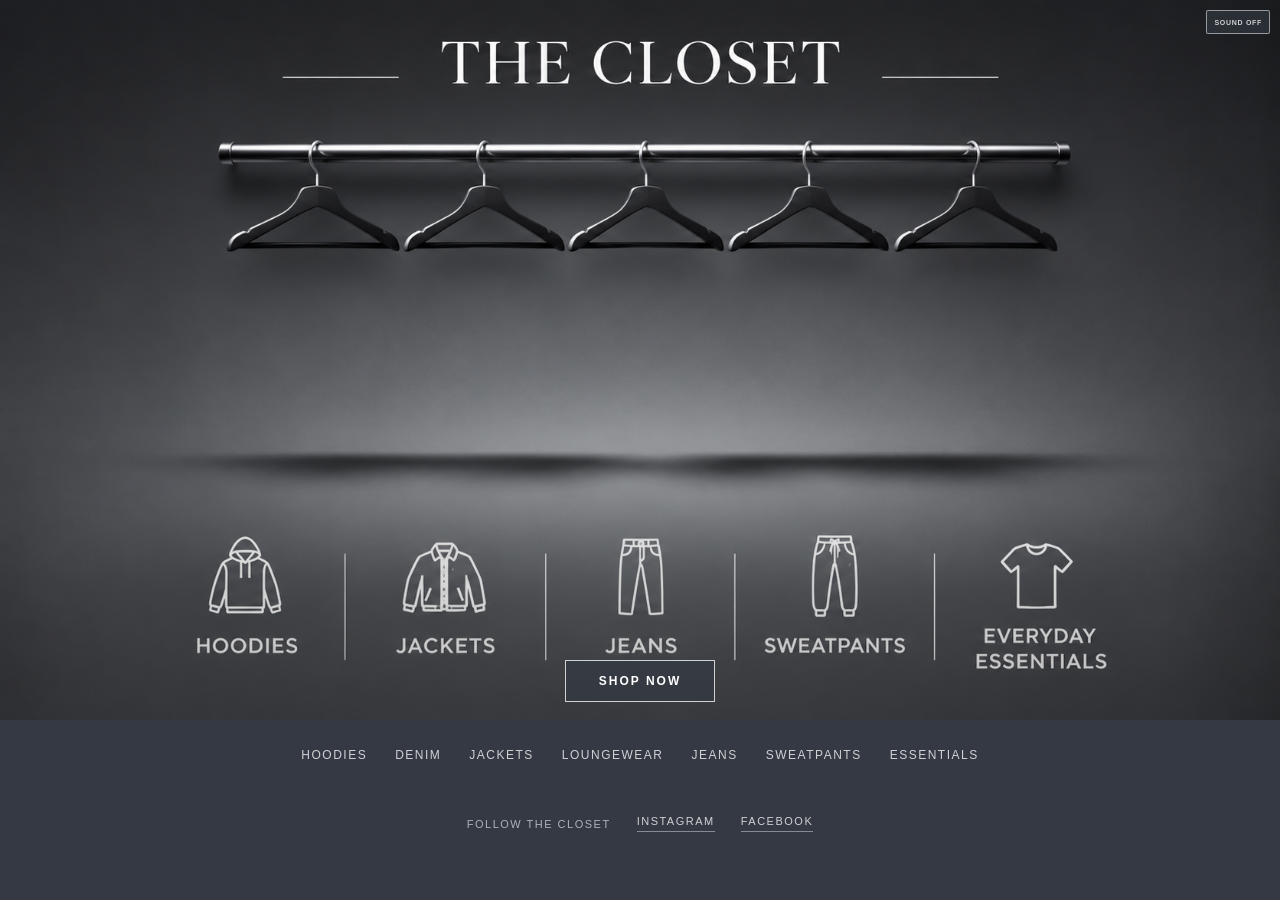
<file: index.html>
<!DOCTYPE html>
<html lang="en">
<head>
  <meta charset="UTF-8">
  <meta name="viewport" content="width=device-width, initial-scale=1.0">
  <title>THE CLOSET | Everyday Essentials</title>
  <link rel="stylesheet" href="style.css?v=20261114-loungewear">
  <meta name="theme-color" content="#343943">
</head>
<body>
  <main class="home-page">
    <section class="intro-video" aria-label="THE CLOSET introduction">
      <video id="closetIntro" class="intro-video__media" autoplay muted loop playsinline preload="metadata" poster="homepage.webp">
        <source src="closet-intro.mp4.mp4" type="video/mp4">
      </video>
      <div class="intro-video__overlay">
        <button class="intro-video__sound" id="soundToggle" type="button" aria-label="Turn sound on">SOUND OFF</button>
        <div class="intro-video__actions"><a class="intro-video__cta" href="products.html">SHOP NOW</a></div>
      </div>
    </section>
    <nav class="home-categories" aria-label="Shop categories">
      <a href="products.html?category=hoodies">HOODIES</a>
      <a href="products.html?category=denim">DENIM</a>
      <a href="products.html?category=jackets">JACKETS</a>
      <a href="products.html?category=loungewear">LOUNGEWEAR</a>
      <a href="products.html?category=jeans">JEANS</a>
      <a href="products.html?category=sweatpants">SWEATPANTS</a>
      <a href="products.html?category=essentials">ESSENTIALS</a>
    </nav>
    <footer class="social-footer" aria-label="THE CLOSET social media">
      <span>FOLLOW THE CLOSET</span>
      <a href="https://www.instagram.com/the.closet26?mdxt=Z3pycTI2MDBkczZ6" target="_blank" rel="noopener noreferrer">INSTAGRAM</a>
      <a href="https://www.facebook.com/share/1FUXwLJxxz/?mibextid=wwXIfr" target="_blank" rel="noopener noreferrer">FACEBOOK</a>
    </footer>
  </main>
<script>
  const introVideo = document.getElementById("closetIntro");
  const soundToggle = document.getElementById("soundToggle");
  soundToggle.addEventListener("click", async () => {
    introVideo.muted = !introVideo.muted;
    soundToggle.textContent = introVideo.muted ? "SOUND OFF" : "SOUND ON";
    soundToggle.setAttribute("aria-label", introVideo.muted ? "Turn sound on" : "Turn sound off");
    if (!introVideo.paused) return;
    try { await introVideo.play(); } catch (e) {}
  });
</script>
</body>
</html>
</file>
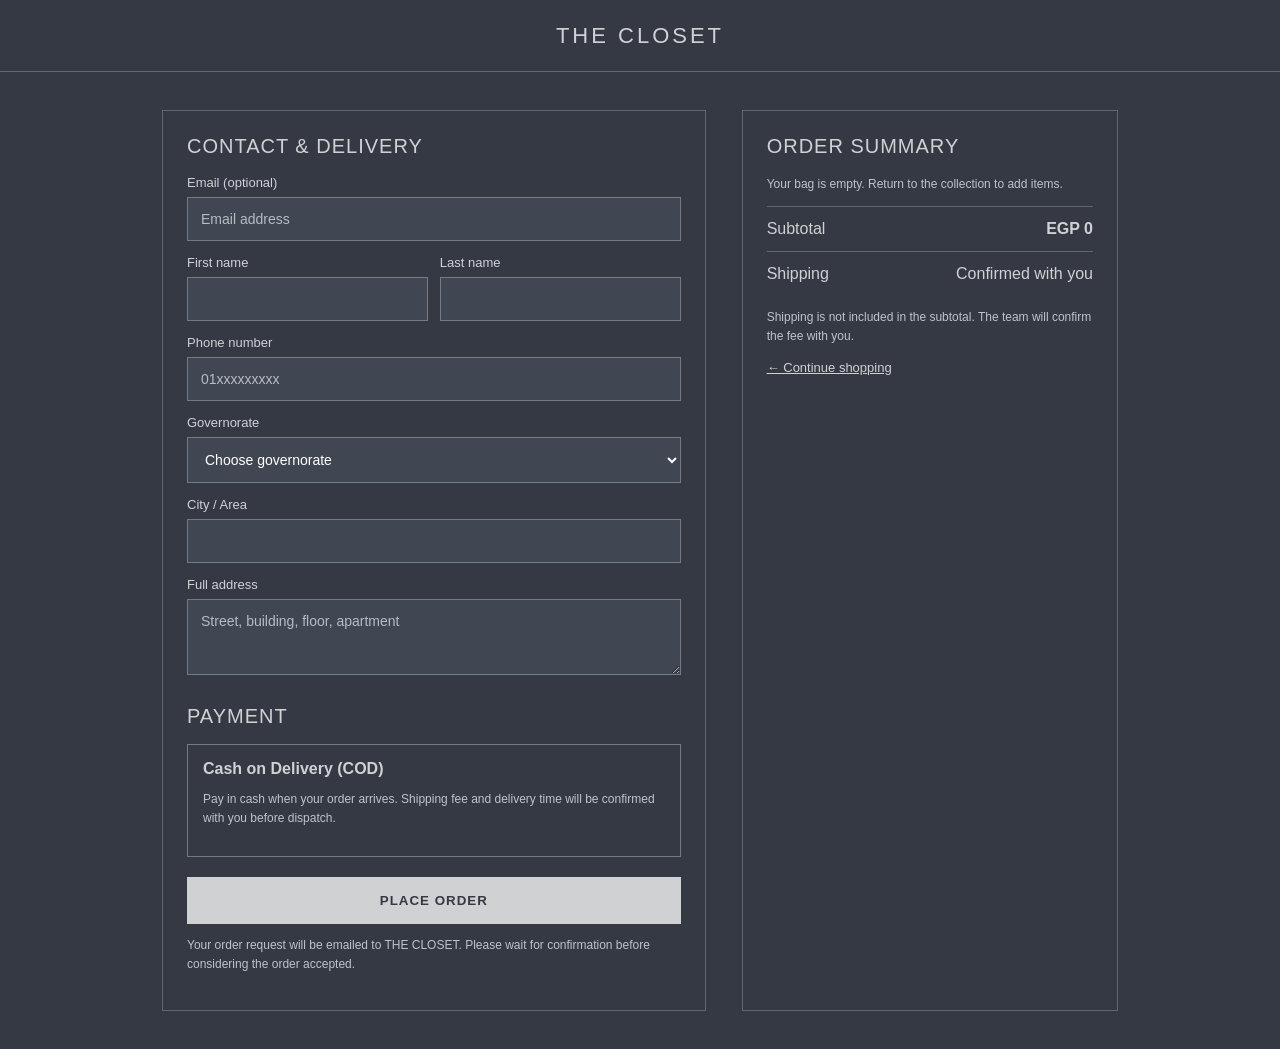
<file: checkout.html>
<!DOCTYPE html>
<html lang="en"><head><meta charset="UTF-8"><meta name="viewport" content="width=device-width,initial-scale=1"><title>THE CLOSET | Checkout</title>
<style>
*{box-sizing:border-box}body{margin:0;background:#343943;color:#d0d1d3;font-family:Arial,sans-serif}.top{height:72px;display:flex;align-items:center;justify-content:center;border-bottom:1px solid #606773}.top a{color:#d0d1d3;text-decoration:none;letter-spacing:3px;font-size:22px}.wrap{max-width:1000px;margin:38px auto;padding:0 22px;display:grid;grid-template-columns:1.3fr .9fr;gap:36px}.panel{border:1px solid #606773;padding:24px}h2{font-size:20px;font-weight:400;letter-spacing:1px;margin-top:0}label{display:block;font-size:13px;margin:14px 0 7px}input,select,textarea{width:100%;padding:13px;background:#414752;color:#fff;border:1px solid #737b87;border-radius:0;font:14px Arial}input::placeholder,textarea::placeholder{color:#b7bbc2}.two{display:grid;grid-template-columns:1fr 1fr;gap:12px}.cod{border:1px solid #737b87;padding:15px;margin-top:12px}.items{line-height:1.8;font-size:14px}.line{display:flex;justify-content:space-between;gap:12px;border-top:1px solid #606773;padding:13px 0}.submit{width:100%;padding:16px;margin-top:20px;background:#d0d1d3;color:#343943;border:0;font-weight:bold;letter-spacing:1px;cursor:pointer}.note{font-size:12px;line-height:1.6;color:#bfc3ca}.error{color:#ffb5b5}.back{color:#d0d1d3;font-size:13px}@media(max-width:700px){.wrap{display:flex;flex-direction:column;margin:18px auto;gap:16px}.two{grid-template-columns:1fr}.summary{order:-1}}
</style></head><body>
<header class="top"><a href="index.html">THE CLOSET</a></header>
<main class="wrap">
<form class="panel" id="order-form" action="https://formsubmit.co/thecloset.info2026@gmail.com" method="POST">
<h2>CONTACT & DELIVERY</h2>
<input type="hidden" name="_subject" value="New THE CLOSET order"><input type="hidden" name="_template" value="table"><input type="hidden" name="_captcha" value="false">
<input type="hidden" name="Order items" id="order-items"><input type="hidden" name="Order subtotal (EGP)" id="order-subtotal">
<label for="email">Email (optional)</label><input id="email" type="email" name="Customer email" placeholder="Email address">
<div class="two"><div><label for="first">First name</label><input id="first" name="First name" required autocomplete="given-name"></div><div><label for="last">Last name</label><input id="last" name="Last name" required autocomplete="family-name"></div></div>
<label for="phone">Phone number</label><input id="phone" name="Phone" type="tel" required autocomplete="tel" placeholder="01xxxxxxxxx">
<label for="governorate">Governorate</label><select id="governorate" name="Governorate" required><option value="">Choose governorate</option><option>Cairo</option><option>Giza</option><option>Alexandria</option><option>Qalyubia</option><option>Port Said</option><option>Suez</option><option>Damietta</option><option>Dakahlia</option><option>Sharqia</option><option>Gharbia</option><option>Monufia</option><option>Kafr El Sheikh</option><option>Beheira</option><option>Ismailia</option><option>North Sinai</option><option>South Sinai</option><option>Beni Suef</option><option>Fayoum</option><option>Minya</option><option>Assiut</option><option>Sohag</option><option>Qena</option><option>Luxor</option><option>Aswan</option><option>Red Sea</option><option>New Valley</option><option>Matrouh</option></select>
<label for="city">City / Area</label><input id="city" name="City / Area" required>
<label for="address">Full address</label><textarea id="address" name="Full address" rows="3" required placeholder="Street, building, floor, apartment"></textarea>
<h2 style="margin-top:26px">PAYMENT</h2><div class="cod"><strong>Cash on Delivery (COD)</strong><p class="note">Pay in cash when your order arrives. Shipping fee and delivery time will be confirmed with you before dispatch.</p></div>
<button class="submit" type="submit">PLACE ORDER</button>
<p class="note">Your order request will be emailed to THE CLOSET. Please wait for confirmation before considering the order accepted.</p>
</form>
<aside class="panel summary"><h2>ORDER SUMMARY</h2><div id="summary-items" class="items"></div><div class="line"><span>Subtotal</span><strong id="subtotal">EGP 0</strong></div><div class="line"><span>Shipping</span><span>Confirmed with you</span></div><p class="note">Shipping is not included in the subtotal. The team will confirm the fee with you.</p><a class="back" href="products.html">← Continue shopping</a></aside>
</main>
<script>
const bag=JSON.parse(localStorage.getItem("closetBag")||"[]");
const total=bag.reduce((s,x)=>s+Number(x.price)*Number(x.qty),0);
document.getElementById("summary-items").innerHTML=bag.length?bag.map(x=>'<div>'+x.name+' · '+x.size+' × '+x.qty+' — EGP '+(x.price*x.qty)+'</div>').join(""):'<p class="note">Your bag is empty. Return to the collection to add items.</p>';
document.getElementById("subtotal").textContent="EGP "+total;
document.getElementById("order-items").value=bag.map(x=>x.name+" / Size "+x.size+" / Qty "+x.qty+" / EGP "+(x.price*x.qty)).join("\n");
document.getElementById("order-subtotal").value=String(total);
document.getElementById("order-form").addEventListener("submit",e=>{if(!bag.length){e.preventDefault();alert("Your bag is empty. Please add a product first.");return;}});
</script></body></html>
</file>
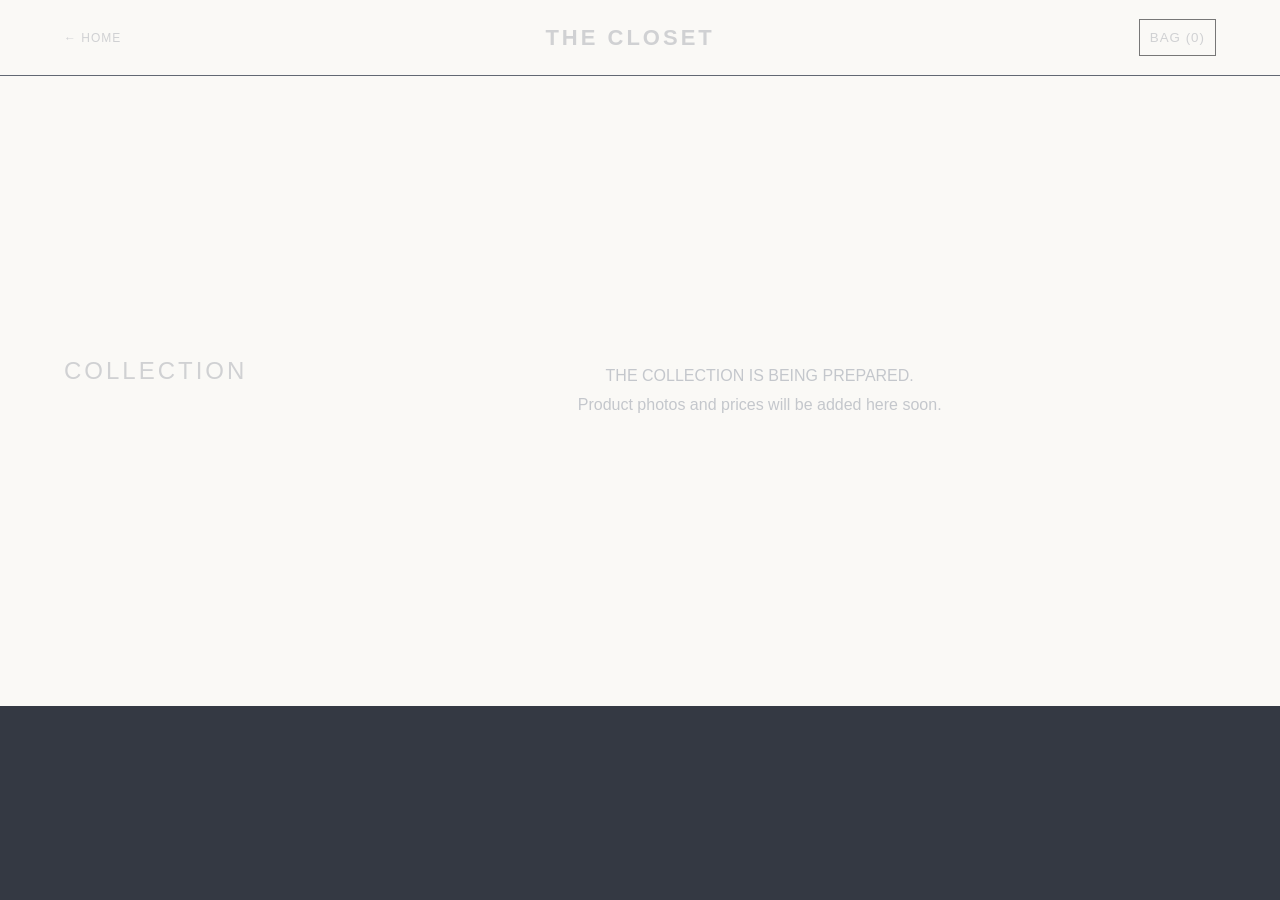
<file: products.html>
<!DOCTYPE html>
<html lang="en">
<head>
<meta charset="UTF-8"><meta name="viewport" content="width=device-width, initial-scale=1">
<title>THE CLOSET | Collection</title><link rel="stylesheet" href="style.css">
<style>
body{margin:0;background:#343943;color:#d0d1d3;font-family:Arial,sans-serif}
.shop-header{height:76px;padding:0 5%;display:flex;align-items:center;justify-content:space-between;border-bottom:1px solid #626873}
.shop-header h1{font-size:22px;letter-spacing:3px}
.shop-header a,.back-link{color:#d0d1d3;text-decoration:none;letter-spacing:1px;font-size:12px}
.products-page{min-height:70vh;padding:45px 5%}
.products-page h2{text-align:center;letter-spacing:3px;font-weight:400}
.product-grid{display:grid;grid-template-columns:repeat(3,minmax(0,1fr));gap:28px;margin-top:35px}
.product-card{border:1px solid #59606b;padding:14px;text-align:center}
.product-card img{width:100%;aspect-ratio:3/4;object-fit:cover;background:#414752}
.product-card h3{font-weight:400;letter-spacing:1px}
.product-card select,.product-card button{width:100%;padding:12px;margin-top:10px;background:#343943;color:#d0d1d3;border:1px solid #858b94}
.product-card button{cursor:pointer;background:#d0d1d3;color:#343943;font-weight:bold}
.empty-catalog{text-align:center;max-width:520px;margin:70px auto;line-height:1.8;color:#c4c7cc}
#bag-panel{display:none;position:fixed;z-index:10;right:0;top:0;width:min(390px,100%);height:100dvh;overflow:auto;background:#252a33;padding:22px;box-shadow:0 0 0 999px #0008}
#bag-panel.open{display:block}.bag-head{display:flex;justify-content:space-between;align-items:center}
.bag-head button{background:none;color:#d0d1d3;border:0;font-size:28px}
.bag-row{border-bottom:1px solid #555d68;padding:12px 0;line-height:1.6}
#checkout-link{display:block;text-align:center;padding:14px;background:#d0d1d3;color:#343943;text-decoration:none;margin-top:20px}
@media(max-width:700px){.product-grid{grid-template-columns:repeat(2,minmax(0,1fr));gap:12px}.products-page{padding:30px 4%}.product-card{padding:8px}}
</style>
</head>
<body>
<header class="shop-header"><a href="index.html">← HOME</a><h1>THE CLOSET</h1><button onclick="openBag()" style="background:none;color:#d0d1d3;border:1px solid #777;padding:10px">BAG (<span id="bag-count">0</span>)</button></header>
<main class="products-page"><h2 id="category-title">COLLECTION</h2><div id="product-grid" class="product-grid"></div><p id="empty-catalog" class="empty-catalog" hidden>THE COLLECTION IS BEING PREPARED.<br>Product photos and prices will be added here soon.</p></main>
<aside id="bag-panel"><div class="bag-head"><h2>YOUR BAG</h2><button onclick="closeBag()" aria-label="Close bag">×</button></div><div id="bag-items"></div><p id="bag-total"></p><a id="checkout-link" href="checkout.html">CHECKOUT</a></aside>
<script src="products-data.js"></script>
<script>
const names={hoodies:"HOODIES",denim:"DENIM",jackets:"JACKETS",jeans:"JEANS",sweatpants:"SWEATPANTS",loungewear:"LOUNGEWEAR",essentials:"EVERYDAY ESSENTIALS"};
const category=new URLSearchParams(location.search).get("category")||"";
document.getElementById("category-title").textContent=names[category]||"COLLECTION";
let bag=JSON.parse(localStorage.getItem("closetBag")||"[]");
const products=(window.CLOSET_PRODUCTS||[]).filter(p=>!category||p.category===category|| (category==="denim"&&p.category==="jeans"));
function saveBag(){localStorage.setItem("closetBag",JSON.stringify(bag));renderBag()}
function addToBag(id){const p=products.find(x=>String(x.id)===String(id));const size=document.getElementById("size-"+id).value;if(!size){alert("Please select a size.");return}const found=bag.find(x=>String(x.id)===String(id)&&x.size===size);if(found)found.qty++;else bag.push({id:p.id,name:p.name,price:Number(p.price),size,qty:1});saveBag();openBag()}
function renderBag(){document.getElementById("bag-count").textContent=bag.reduce((s,x)=>s+x.qty,0);document.getElementById("bag-items").innerHTML=bag.length?bag.map((x,i)=>'<div class="bag-row">'+x.name+' · '+x.size+' · Qty '+x.qty+'<br>EGP '+(x.price*x.qty)+' <button onclick="removeItem('+i+')" style="float:right">Remove</button></div>').join():'<p>Your bag is empty.</p>';document.getElementById("bag-total").textContent='Subtotal: EGP '+bag.reduce((s,x)=>s+x.price*x.qty,0);document.getElementById("checkout-link").style.opacity=bag.length?1:.5;document.getElementById("checkout-link").style.pointerEvents=bag.length?'auto':'none'}
function removeItem(i){bag.splice(i,1);saveBag()}
function openBag(){document.getElementById("bag-panel").classList.add("open")}
function closeBag(){document.getElementById("bag-panel").classList.remove("open")}
const grid=document.getElementById("product-grid");
if(!products.length){document.getElementById("empty-catalog").hidden=false}
else{grid.innerHTML=products.map(p=>'<article class="product-card"><img src="'+p.image+'" alt="'+p.name+'"><h3>'+p.name+'</h3><p>EGP '+p.price+'</p><select id="size-'+p.id+'"><option value="">Select size</option>'+["M","L","XL","XXL"].map(s=>'<option>'+s+'</option>').join("")+'</select><button onclick="addToBag(\''+p.id+'\')">ADD TO BAG</button></article>').join("")}
renderBag();
</script>
</body></html>
</file>
<file: style.css>
/* THE CLOSET - Main Styles */

* {
    margin: 0;
    padding: 0;
    box-sizing: border-box;
}

body {
    font-family: Arial, sans-serif;
    background-color: #FAF9F6;
    color: #171717;
}

/* Header */

header {
    display: flex;
    justify-content: space-between;
    align-items: center;
    padding: 30px 7%;
    border-bottom: 1px solid #E5E5E5;
}

header h1 {
    font-size: 25px;
    letter-spacing: -1px;
}

nav {
    display: flex;
    gap: 30px;
}

nav a {
    text-decoration: none;
    color: #171717;
    font-size: 12px;
    transition: 0.3s;
}

nav a:hover {
    color: #999999;
}

/* Main Section */

main {
    min-height: 80vh;
    display: flex;
    align-items: center;
    padding: 80px 10%;
}

section h2 {
    font-size: 75px;
    letter-spacing: -4px;
    margin-bottom: 25px;
}

section p {
    color: #777777;
    font-size: 15px;
    margin-bottom: 30px;
}

/* Shop Button */

button {
    background-color: #171717;
    color: white;
    border: none;
    padding: 16px 35px;
    cursor: pointer;
    letter-spacing: 1px;
    transition: 0.3s;
}

button:hover {
    background-color: #777777;
}

/* Mobile */

@media (max-width: 600px) {
    header {
        flex-direction: column;
        gap: 20px;
    }

    nav {
        gap: 15px;
    }

    section h2 {
        font-size: 45px;
    }
}

/* SHOP SECTION */

.shop-section {
    padding: 100px 7%;
    background-color: #FAF9F6;
}

.section-heading {
    text-align: center;
    margin-bottom: 50px;
}

.section-heading p {
    font-size: 11px;
    letter-spacing: 3px;
    color: #777777;
    margin-bottom: 15px;
}

.section-heading h2 {
    font-size: 35px;
    letter-spacing: -1px;
}

.products-grid {
    display: grid;
    grid-template-columns: repeat(3, 1fr);
    gap: 25px;
}

.product-card {
    text-align: center;
}

.product-image {
    height: 350px;
    background-color: #EAE7E1;
    display: flex;
    justify-content: center;
    align-items: center;
    margin-bottom: 20px;
}

.product-image span {
    font-size: 11px;
    letter-spacing: 2px;
    color: #777777;
}

.product-card h3 {
    font-size: 16px;
    margin-bottom: 10px;
}

.product-card p {
    font-size: 13px;
    color: #888888;
}

/* MOBILE SHOP */

@media (max-width: 600px) {
    .products-grid {
        grid-template-columns: 1fr;
    }

    .section-heading h2 {
        font-size: 27px;
    }

    .product-image {
        height: 300px;
    }
}/* PRODUCTS PAGE */

.shop-header {
    display: flex;
    justify-content: space-between;
    align-items: center;
    padding: 20px 5%;
    background-color: #FAF9F6;
    border-bottom: 1px solid #E5E5E5;
}

.shop-header h1 {
    font-size: 30px;
    letter-spacing: 2px;
}

.menu-icon,
.bag-icon {
    background: none;
    border: none;
    color: #171717;
    font-size: 25px;
    cursor: pointer;
}

.products-page {
    background-color: #FAF9F6;
    min-height: 100vh;
    padding: 40px 5%;
}

.products-page h2 {
    text-align: center;
    font-size: 24px;
    letter-spacing: 2px;
    margin-bottom: 40px;
}

.products-grid {
    display: grid;
    grid-template-columns: repeat(2, 1fr);
    gap: 55px 25px;
}

.product-card {
    text-align: center;
}

.product-image {
    width: 100%;
    height: 380px;
    background-color: #E9E8E5;
    display: flex;
    align-items: center;
    justify-content: center;
    overflow: hidden;
    margin-bottom: 20px;
}

.product-image img {
    width: 100%;
    height: 100%;
    object-fit: contain;
}

.product-card h3 {
    font-size: 16px;
    font-weight: 400;
    margin-bottom: 10px;
    letter-spacing: 1px;
}

.product-card p {
    font-size: 15px;
  color: #555; 
}
@media (max-width: 600px) {
    .products-grid {
        gap: 30px 12px;
    }

    .product-image {
        height: 220px;
    }
}/* NEW THE CLOSET HOMEPAGE */
/* THE CLOSET HOMEPAGE */

body {
    margin: 0;
    background: #343943;
    color: #f5f5f5;
}

.home-page {
    min-height: 100vh;
    display: flex;
    flex-direction: column;
    background: linear-gradient(135deg, #343943, #505661);
}

.hero {
    width: 100%;
    height: 78vh;
    display: flex;
    justify-content: center;
}

.hero-content {
    width: 100%;
    height: 100%;
    display: flex;
    justify-content: center;
    align-items: flex-start;
    padding-top: 7vh;
    box-sizing: border-box;
}

.hero-content h1 {
    color: #c9cbd0;
    font-family: Arial, sans-serif;
    font-size: clamp(42px, 7vw, 82px);
    font-weight: 800;
    letter-spacing: 3px;
    text-shadow: 0 8px 14px rgba(0, 0, 0, 0.35);
    margin: 0;
    white-space: nowrap;
}

.categories {
    min-height: 22vh;
    display: flex;
    justify-content: center;
    align-items: center;
    padding: 20px 4%;
    gap: 0;
    box-sizing: border-box;
}

.category {
    flex: 1;
    text-align: center;
    text-decoration: none;
    color: #e0e1e3;
    border-right: 1px solid #858990;
    padding: 12px 8px;
}

.category:last-child {
    border-right: none;
}

.category span {
    font-size: 11px;
    color: #aeb1b5;
}

.category h2 {
    font-size: 13px;
    letter-spacing: 2px;
    margin-top: 12px;
    font-weight: 500;
}

@media (max-width: 600px) {
    .hero {
        height: 65vh;
    }

    .categories {
        flex-wrap: wrap;
    }

    .category {
        flex: 1 1 40%;
    }

    .hero-content h1 {
        font-size: 42px;
    }
}
    .homepage-image {
    width: 100%;
    height: 100vh;
    object-fit: contain;
    object-position: center;
    display: block;
}
.homepage-wrap {
    position: relative;
    width: 100%;
    line-height: 0;
}

.homepage-image {
    width: 100%;
    height: auto;
    display: block;
}

.click-category {
    position: absolute;
    bottom: 1%;
    height: 24%;
    width: 14.6%;
    display: block;
    z-index: 5;
}

.hoodies {
    left: 18%;
}

.jackets {
    left: 32.6%;
}

.jeans {
    left: 47.2%;
}

.sweatpants {
    left: 61.8%;
}

.essentials {
    left: 76.4%;
}
/* VIDEO INTRO HOMEPAGE */
.intro-video {
  position: relative;
  width: 100%;
  min-height: 78vh;
  height: 88vh;
  overflow: hidden;
  background: #343943;
}
.intro-video__media {
  width: 100%;
  height: 100%;
  display: block;
  object-fit: cover;
  object-position: center;
}
.intro-video__overlay {
  position: absolute;
  inset: 0;
  display: flex;
  justify-content: center;
  align-items: flex-end;
  padding-bottom: clamp(36px, 8vh, 80px);
  background: linear-gradient(180deg, transparent 55%, rgba(0,0,0,.28));
  pointer-events: none;
}
.intro-video__cta {
  pointer-events: auto;
  display: inline-block;
  padding: 14px 34px;
  border: 1px solid #d0d1d3;
  color: #d0d1d3;
  background: rgba(52,57,67,.55);
  text-decoration: none;
  font: 600 12px Arial, sans-serif;
  letter-spacing: 2px;
  transition: background .2s ease, color .2s ease;
}
.intro-video__cta:hover {
  color: #343943;
  background: #d0d1d3;
}
.home-categories {
  display: flex;
  flex-wrap: wrap;
  justify-content: center;
  gap: 12px 28px;
  padding: 24px 16px;
  background: #343943;
}
.home-categories a {
  color: #d0d1d3;
  text-decoration: none;
  font: 12px Arial, sans-serif;
  letter-spacing: 1.5px;
}
@media (max-width: 600px) {
  .intro-video { height: 72vh; min-height: 480px; }
  .home-categories { gap: 16px 20px; }
}

/* Keep the full 16:9 intro video visible without cropping */
.intro-video {
  width: 100%;
  height: auto;
  min-height: 0;
  aspect-ratio: 16 / 9;
  overflow: hidden;
  background: #343943;
}
.intro-video__media {
  width: 100%;
  height: 100%;
  object-fit: contain;
  object-position: center;
  background: #343943;
}
@media (max-width: 600px) {
  .intro-video {
    height: auto;
    min-height: 0;
    aspect-ratio: 16 / 9;
  }
}

/* FULL-BLEED INTRO: video fills the entire screen width */
.home-page { width:100%; overflow:hidden; }
.intro-video {
  position:relative; width:100vw; max-width:none;
  margin-left:calc(50% - 50vw);
  height:100svh; min-height:560px; aspect-ratio:auto;
  overflow:hidden; background:#343943;
}
.intro-video__media {
  display:block; width:100%; height:100%;
  object-fit:cover; object-position:center center;
  background:#343943;
}
.intro-video__overlay { padding-bottom:max(42px, env(safe-area-inset-bottom)); }
@media(max-width:600px) {
  .intro-video { width:100vw; height:100svh; min-height:620px; aspect-ratio:auto; margin-left:calc(50% - 50vw); }
}

.intro-video__actions {
  display:flex; flex-direction:column; align-items:center; gap:14px;
  pointer-events:none;
}
.intro-video__sound {
  pointer-events:auto; border:1px solid #d0d1d3;
  color:#d0d1d3; background:rgba(52,57,67,.6);
  padding:10px 18px; font:600 10px Arial,sans-serif;
  letter-spacing:2px; cursor:pointer;
}

.intro-video__sound {
  position:absolute;
  top:20px;
  right:20px;
  z-index:3;
  padding:10px 14px;
  border:1px solid #d0d1d3;
  color:#d0d1d3;
  background:rgba(52,57,67,.65);
  font:600 11px Arial,sans-serif;
  letter-spacing:1.5px;
  cursor:pointer;
  pointer-events:auto;
}


/* Final homepage refinements */
.intro-video{
  width:100%;max-width:100%;margin:0;height:auto;min-height:0;
  aspect-ratio:auto;max-height:calc(100svh - 110px);
  display:flex;align-items:center;justify-content:center;
  background:#343943;overflow:hidden;
}
.intro-video__media{
  width:100%;height:auto;max-height:calc(100svh - 110px);
  object-fit:contain;object-position:center;background:#343943;
}
.intro-video__overlay{padding:0;align-items:flex-end;justify-content:center}
.intro-video__actions{position:absolute;bottom:clamp(28px,6vh,64px);left:0;right:0}
.social-footer{
  display:flex;flex-wrap:wrap;justify-content:center;align-items:center;
  gap:18px 26px;padding:25px 16px 32px;background:#343943;
  color:#aeb3bb;font:11px Arial,sans-serif;letter-spacing:1.5px;
}
.social-footer a{color:#d0d1d3;text-decoration:none;border-bottom:1px solid #858b94;padding-bottom:4px}
.social-footer a:hover{color:#fff}
@media(max-width:600px){
 .intro-video{max-height:calc(100svh - 150px)}
 .intro-video__media{max-height:calc(100svh - 150px)}
 .social-footer{gap:14px 20px}
}


/* Make SHOP NOW clearly visible over the intro video */
.intro-video{position:relative}
.intro-video__overlay{
  position:absolute;inset:0;z-index:4;
  display:flex;align-items:flex-end;justify-content:center;
  padding:0 0 34px;background:linear-gradient(180deg,transparent 58%,rgba(0,0,0,.35));
  pointer-events:none;
}
.intro-video__actions{
  position:relative;z-index:5;display:flex;flex-direction:column;
  align-items:center;gap:12px;margin-bottom:8px;pointer-events:none;
}
.intro-video__cta{
  display:inline-flex;align-items:center;justify-content:center;
  min-width:160px;padding:15px 30px;
  border:1px solid #d0d1d3;background:#343943;color:#fff;
  font:700 12px Arial,sans-serif;letter-spacing:2px;
  text-decoration:none;visibility:visible;opacity:1;pointer-events:auto;
}
.intro-video__sound{pointer-events:auto}


/* Homepage frame correction */
main.home-page{width:100%;min-height:100svh;margin:0;padding:0;display:flex;flex-direction:column;align-items:stretch;justify-content:flex-start;background:#343943}
.home-page .intro-video{position:relative;flex:0 0 auto;width:100%;max-width:none;height:auto;min-height:0;max-height:none;aspect-ratio:16/9;margin:0;padding:0;overflow:hidden;background:#343943}
.home-page .intro-video__media{display:block;width:100%;height:100%;max-height:none;object-fit:cover;object-position:center}
.home-page .intro-video__overlay{position:absolute;inset:0;z-index:4;display:block;padding:0;background:linear-gradient(180deg,transparent 55%,rgba(0,0,0,.28));pointer-events:none}
.home-page .intro-video__sound{position:absolute;top:16px;right:16px;z-index:6;padding:10px 14px;border:1px solid #d0d1d3;color:#d0d1d3;background:rgba(52,57,67,.72);font:600 10px Arial,sans-serif;letter-spacing:1.5px;pointer-events:auto}
.home-page .intro-video__actions{position:absolute;left:0;right:0;bottom:24px;z-index:5;display:flex;justify-content:center;align-items:center;margin:0;padding:0;pointer-events:none}
.home-page .intro-video__cta{display:inline-flex;align-items:center;justify-content:center;min-width:160px;padding:14px 28px;border:1px solid #d0d1d3;color:#fff;background:rgba(52,57,67,.78);font:700 12px Arial,sans-serif;letter-spacing:2px;text-decoration:none;pointer-events:auto}
.home-page .home-categories{flex:0 0 auto;width:100%;padding:28px 16px;background:#343943}
.home-page .social-footer{width:100%;margin-top:auto;background:#343943}
@media(max-width:600px){.home-page .intro-video{aspect-ratio:16/9}.home-page .intro-video__sound{top:10px;right:10px}.home-page .intro-video__actions{bottom:16px}}


/* Compact sound toggle on mobile and desktop */
.home-page .intro-video__sound{
  position:absolute;
  top:10px;
  right:10px;
  z-index:8;
  display:inline-flex;
  align-items:center;
  justify-content:center;
  width:auto;
  min-width:0;
  height:28px;
  padding:0 9px;
  border:1px solid rgba(208,209,211,.65);
  border-radius:2px;
  background:rgba(52,57,67,.58);
  color:#d0d1d3;
  font:600 8px Arial,sans-serif;
  letter-spacing:1px;
  line-height:1;
  white-space:nowrap;
}
@media(max-width:600px){
  .home-page .intro-video__sound{
    top:8px;
    right:8px;
    height:25px;
    padding:0 7px;
    font-size:7px;
    letter-spacing:.8px;
  }
}


/* Definitive homepage layout fix: remove inherited global main padding */
html, body { width:100%; min-height:100%; margin:0; }
body { padding:0; background:#343943; }
main.home-page{
  display:flex;
  flex-direction:column;
  align-items:stretch;
  justify-content:flex-start;
  width:100%;
  max-width:none;
  min-height:100svh;
  margin:0;
  padding:0;
  gap:0;
  background:#343943;
}
.home-page .intro-video{
  position:relative;
  display:block;
  flex:0 0 auto;
  width:100%;
  max-width:none;
  height:auto;
  min-height:0;
  max-height:none;
  aspect-ratio:16/9;
  margin:0;
  padding:0;
  overflow:hidden;
  background:#343943;
}
.home-page .intro-video__media{
  display:block;
  width:100%;
  height:100%;
  max-height:none;
  object-fit:cover;
  object-position:center;
}
.home-page .intro-video__overlay{
  position:absolute;
  inset:0;
  display:block;
  padding:0;
  margin:0;
  background:linear-gradient(180deg,transparent 55%,rgba(0,0,0,.25));
  pointer-events:none;
}
.home-page .intro-video__sound{
  position:absolute;
  top:10px;
  right:10px;
  z-index:8;
  display:inline-flex;
  width:auto;
  min-width:0;
  height:24px;
  padding:0 7px;
  border:1px solid rgba(208,209,211,.65);
  border-radius:2px;
  background:rgba(52,57,67,.65);
  color:#d0d1d3;
  font:600 7px Arial,sans-serif;
  letter-spacing:.7px;
  line-height:1;
  white-space:nowrap;
  pointer-events:auto;
}
.home-page .intro-video__actions{
  position:absolute;
  left:0;
  right:0;
  bottom:18px;
  z-index:6;
  display:flex;
  justify-content:center;
  align-items:center;
  margin:0;
  padding:0;
  pointer-events:none;
}
.home-page .intro-video__cta{
  display:inline-flex;
  min-width:150px;
  min-height:42px;
  align-items:center;
  justify-content:center;
  padding:10px 24px;
  border:1px solid #d0d1d3;
  background:rgba(52,57,67,.72);
  color:#fff;
  font:700 12px Arial,sans-serif;
  letter-spacing:2px;
  text-decoration:none;
  pointer-events:auto;
}
.home-page .home-categories{
  width:100%;
  margin:0;
  padding:28px 16px;
  background:#343943;
}
.home-page .social-footer{
  width:100%;
  margin:0;
  padding:25px 16px 32px;
  background:#343943;
}
@media(max-width:600px){
  .home-page .intro-video{aspect-ratio:16/9}
  .home-page .intro-video__sound{top:7px;right:7px;height:22px;padding:0 6px;font-size:7px}
  .home-page .intro-video__actions{bottom:12px}
  .home-page .intro-video__cta{min-width:132px;min-height:38px;padding:8px 18px;font-size:11px}
  .home-page .home-categories{padding:22px 12px}
}


/* Keep the social links directly below categories on every mobile browser */
main.home-page{
  min-height:0 !important;
  height:auto !important;
  justify-content:flex-start !important;
}
.home-page .social-footer{
  margin-top:0 !important;
}


/* Mobile storefront: edge-to-edge, natural full-page flow like a mobile shop */
@media (max-width: 600px) {
  html, body {
    width:100%;
    min-width:0;
    margin:0;
    padding:0;
    overflow-x:hidden;
    background:#343943;
  }
  main.home-page {
    display:flex;
    flex-direction:column;
    width:100%;
    min-height:100svh;
    height:auto;
    margin:0;
    padding:0;
    gap:0;
    align-items:stretch;
    justify-content:flex-start;
    background:#343943;
  }
  .home-page .intro-video {
    width:100%;
    height:auto;
    aspect-ratio:16/9;
    min-height:0;
    max-height:none;
    margin:0;
    padding:0;
    flex:none;
  }
  .home-page .intro-video__media {
    width:100%;
    height:100%;
    object-fit:cover;
  }
  .home-page .home-categories {
    display:flex;
    flex:0 0 auto;
    width:100%;
    min-height:0;
    margin:0;
    padding:22px 14px;
    justify-content:center;
    align-content:center;
    gap:18px 22px;
    background:#343943;
  }
  .home-page .home-categories a {
    font-size:12px;
    line-height:1.4;
    white-space:nowrap;
  }
  .home-page .social-footer {
    display:flex;
    flex:0 0 auto;
    width:100%;
    min-height:0;
    margin:0;
    padding:22px 14px 28px;
    justify-content:center;
    align-items:center;
    gap:14px 20px;
    background:#343943;
  }
}


/* Arrange mobile categories in fixed columns so LOUNGEWEAR sits below HOODIES */
@media(max-width:600px){
  .home-page .home-categories{
    display:grid !important;
    grid-template-columns:repeat(3,minmax(0,1fr));
    justify-items:center;
    align-items:center;
    column-gap:8px;
    row-gap:18px;
  }
  .home-page .home-categories a{
    text-align:center;
    white-space:nowrap;
  }
}
</file>
